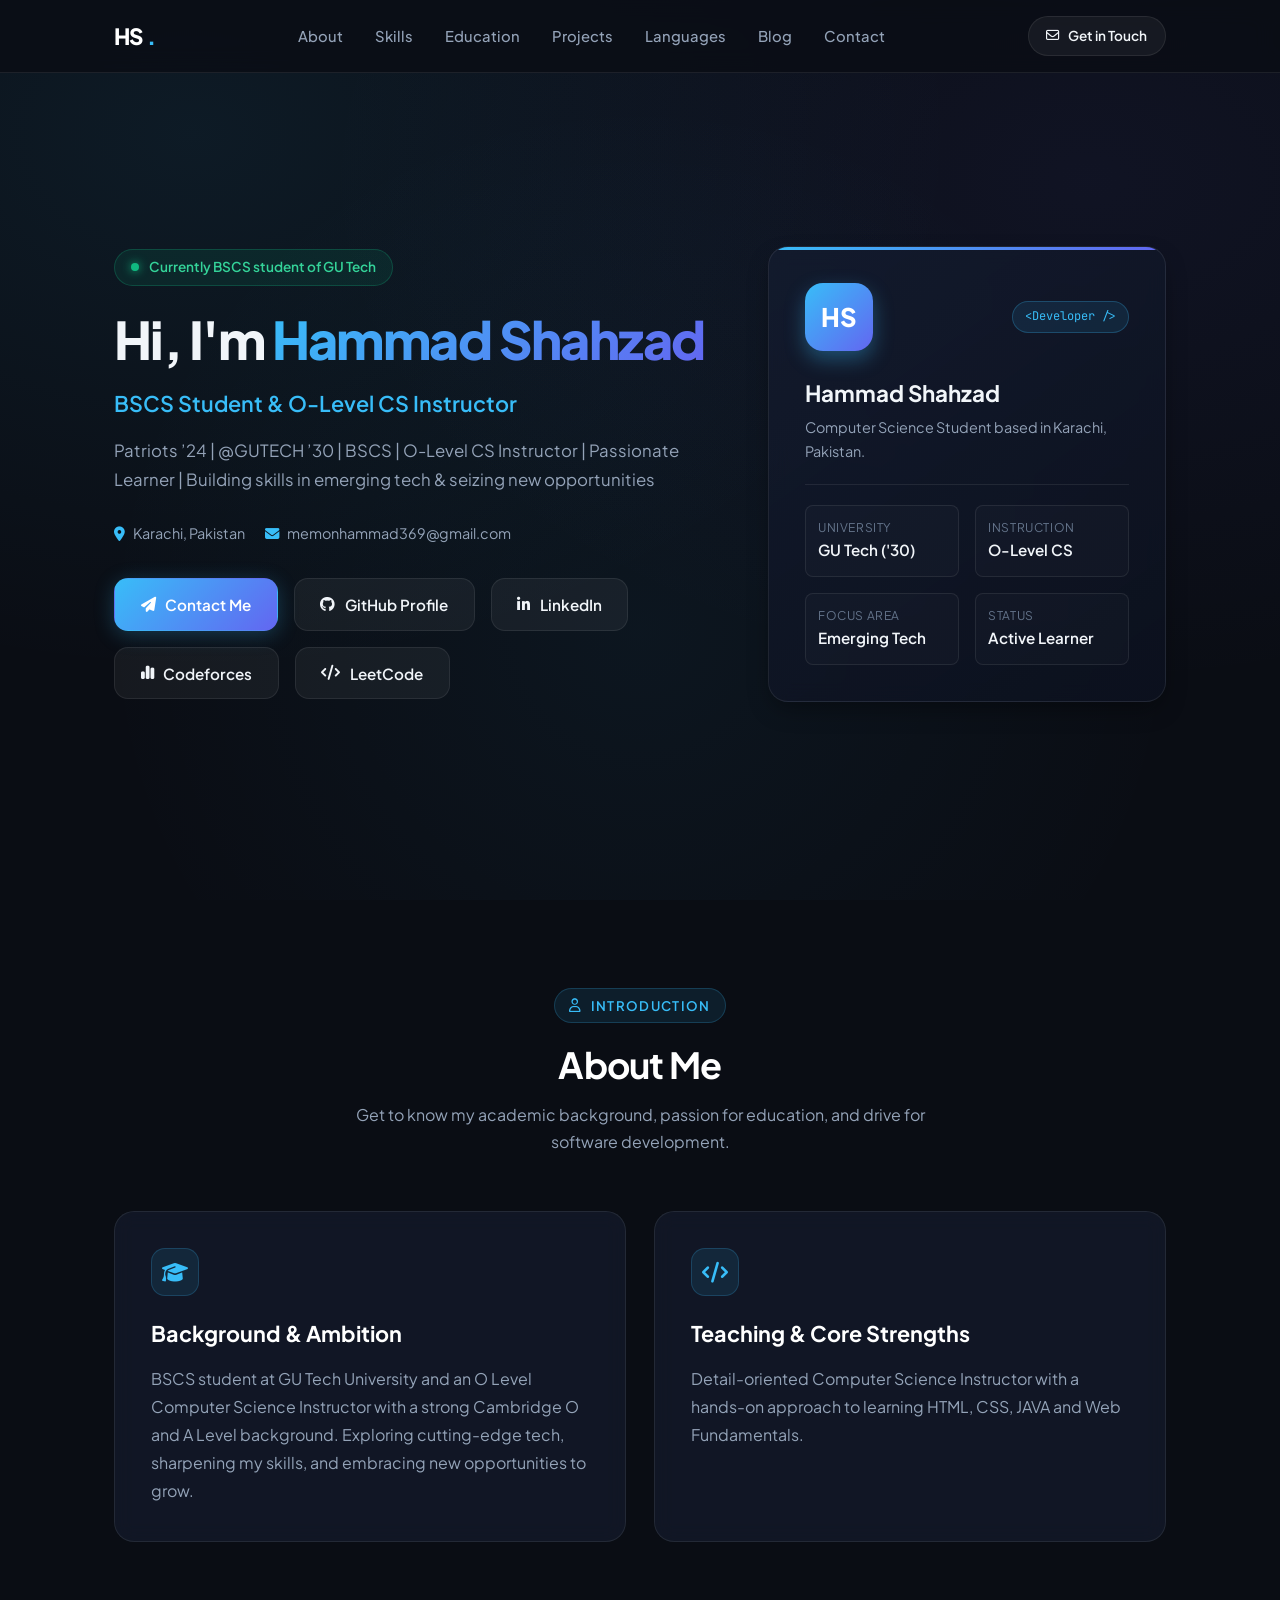
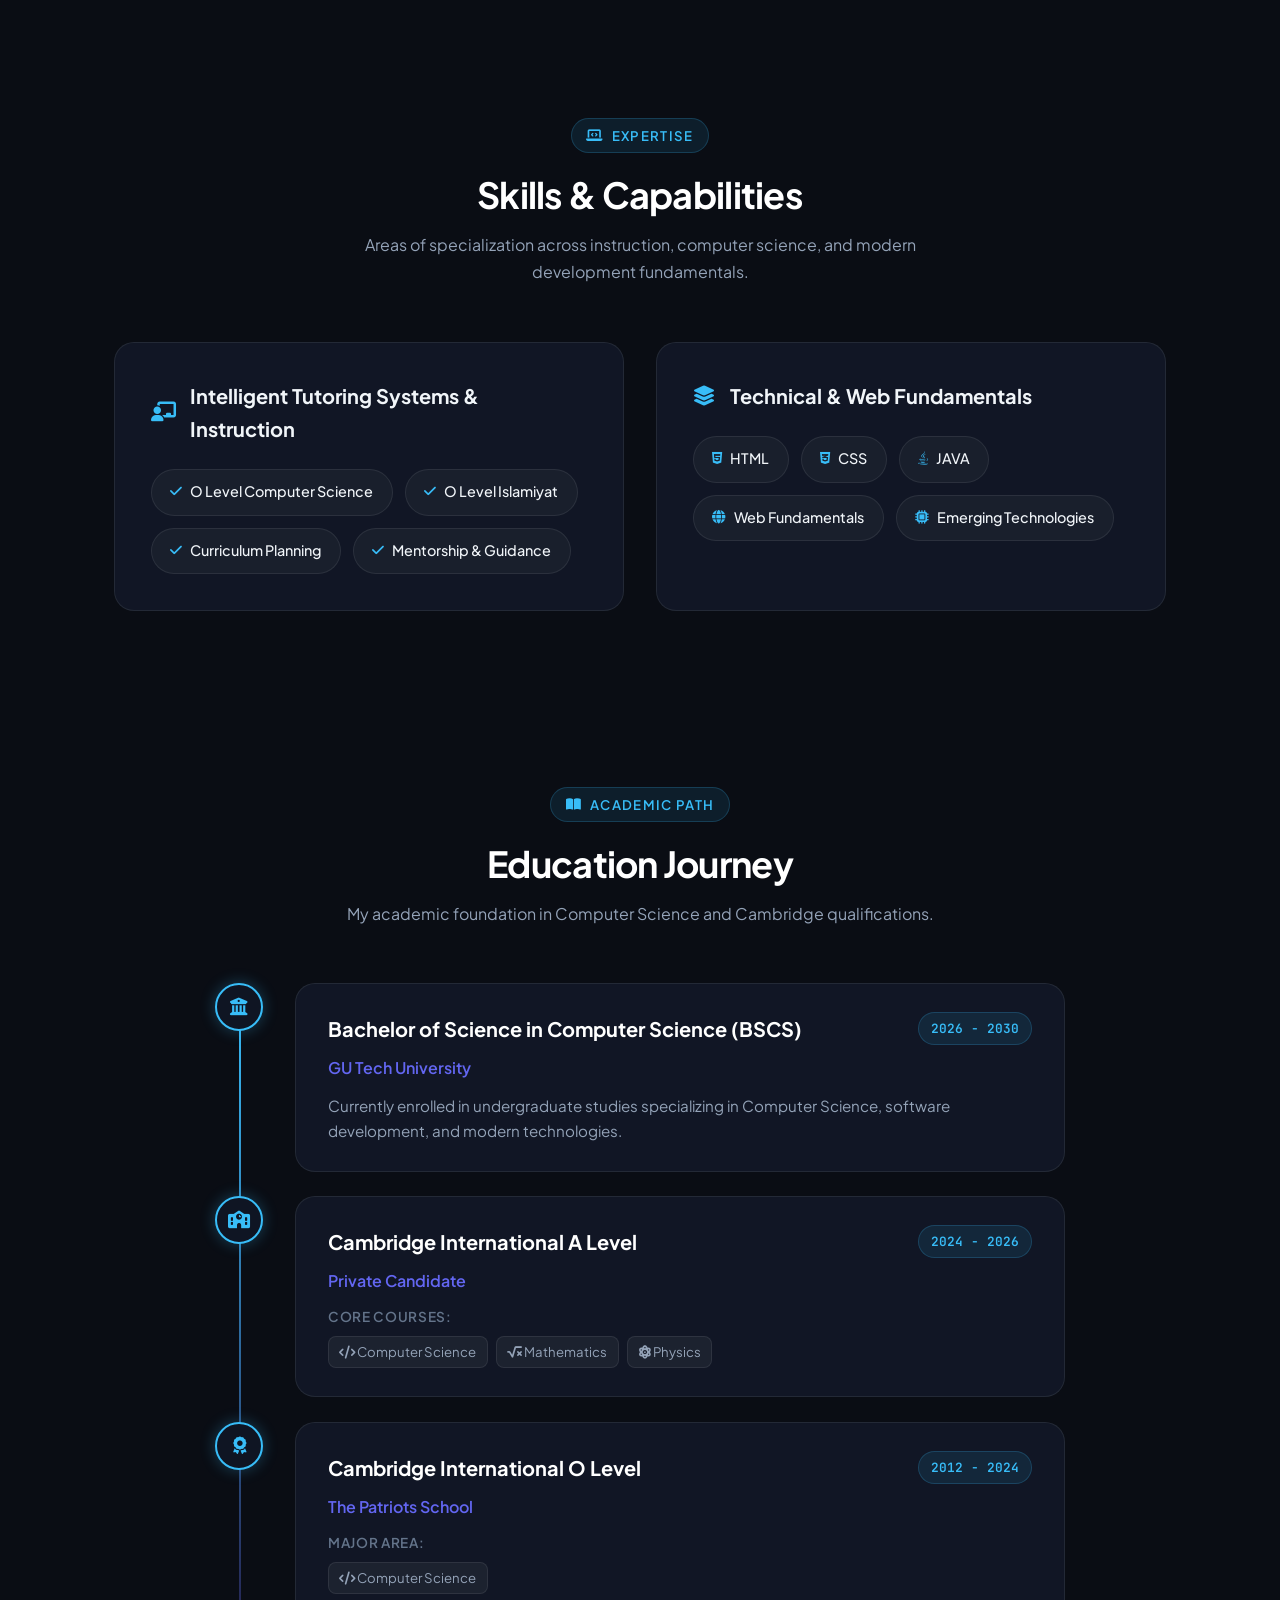
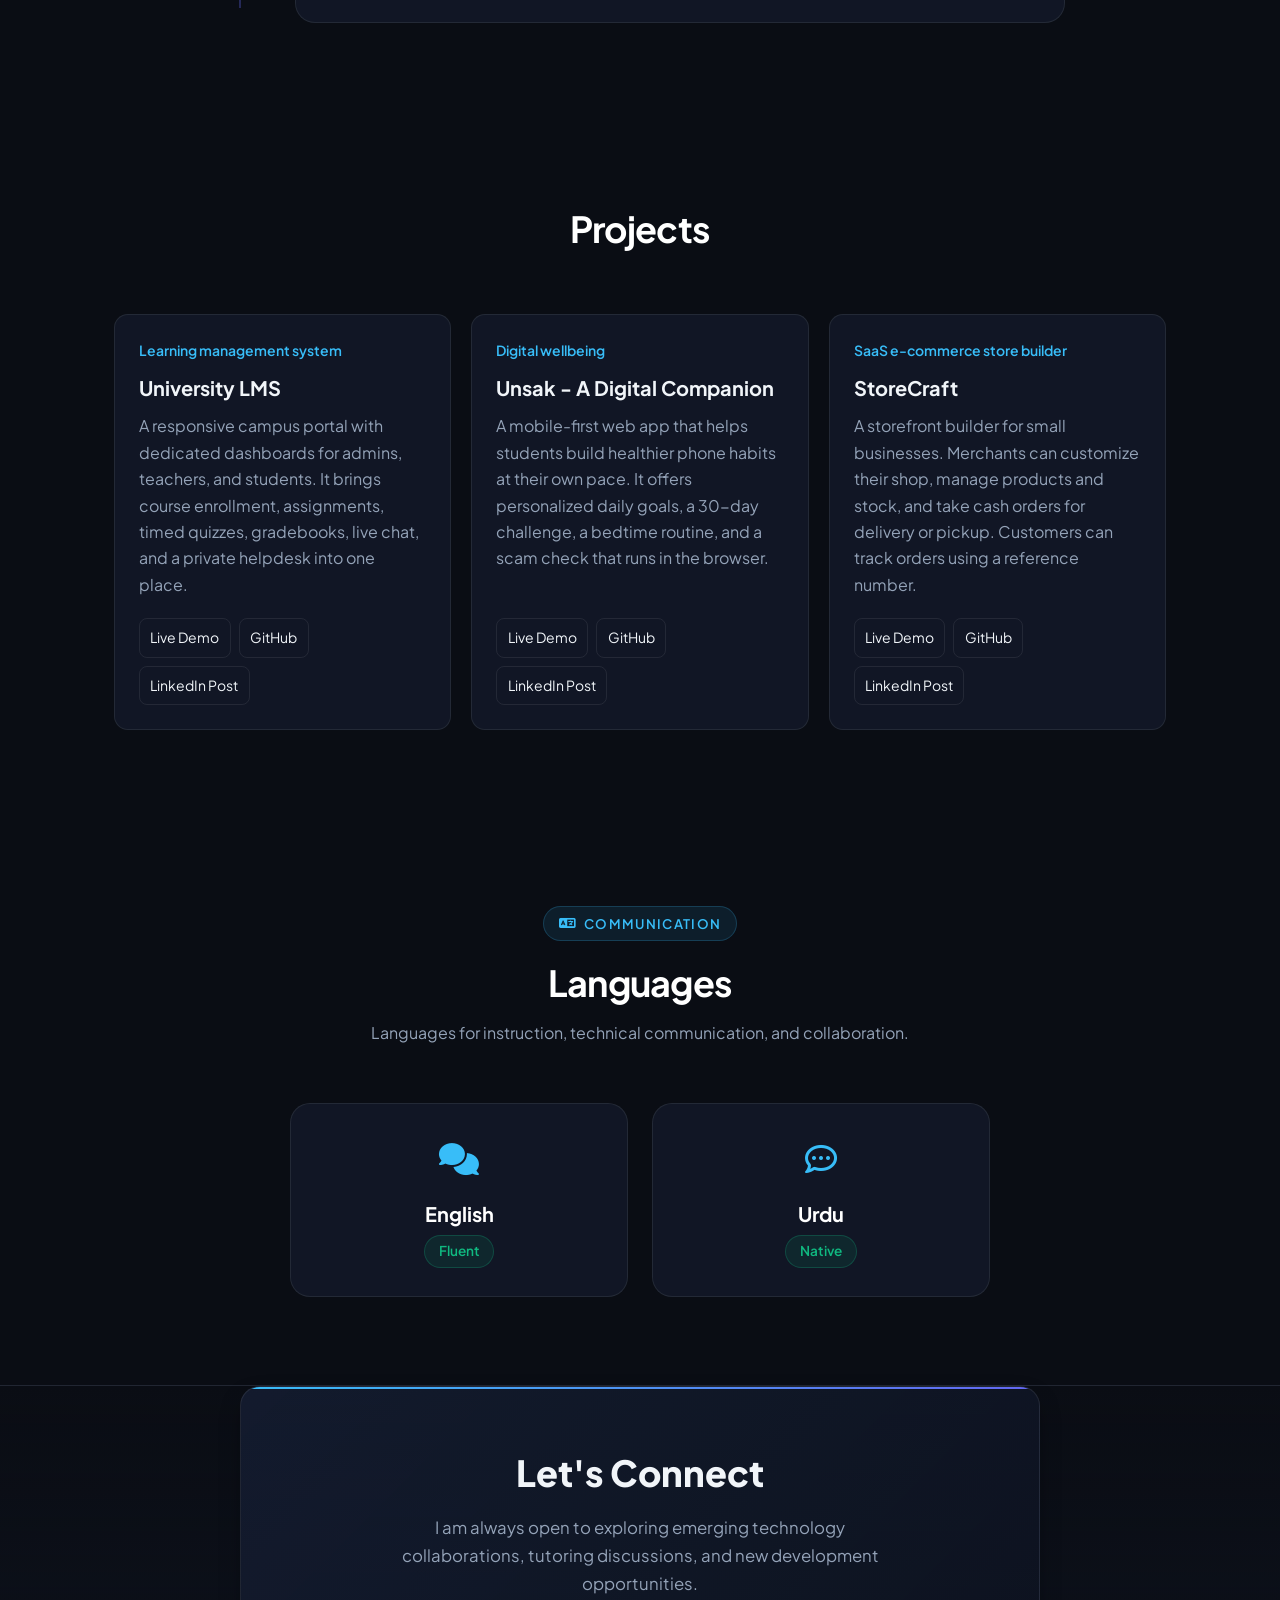
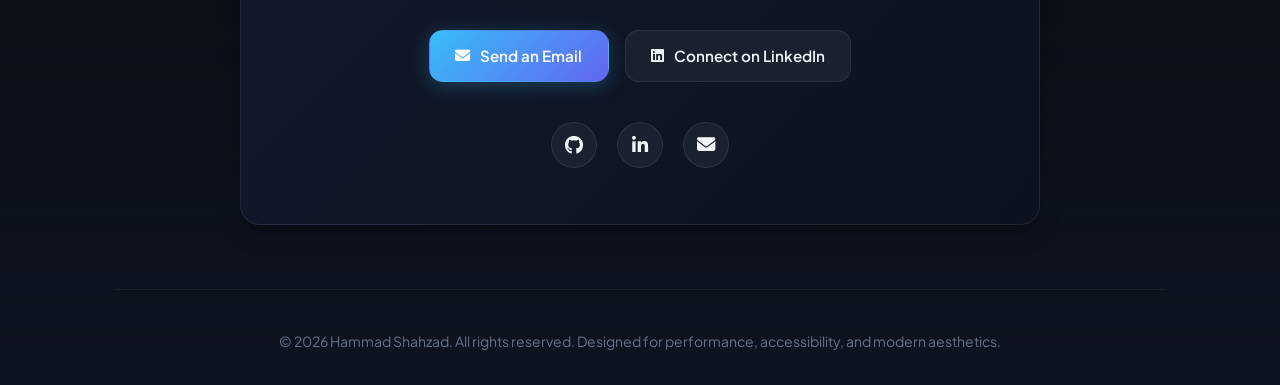
<file: index.html>
<!DOCTYPE html>
<html lang="en">
<head>
  <meta charset="UTF-8">
  <meta name="viewport" content="width=device-width, initial-scale=1.0">
  <meta name="description" content="Hammad Shahzad - BSCS Student at GU Tech, O-Level Computer Science Instructor, and Tech Enthusiast based in Karachi, Pakistan.">
  <title>Hammad Shahzad | BSCS Student & Instructor</title>

  <!-- Google Fonts -->
  <link rel="preconnect" href="https://fonts.googleapis.com">
  <link rel="preconnect" href="https://fonts.gstatic.com" crossorigin>
  <link href="https://fonts.googleapis.com/css2?family=JetBrains+Mono:wght@400;500;600&family=Plus+Jakarta+Sans:wght@400;500;600;700;800&display=swap" rel="stylesheet">

  <!-- Font Awesome Icons -->
  <link rel="stylesheet" href="https://cdnjs.cloudflare.com/ajax/libs/font-awesome/6.5.1/css/all.min.css" integrity="sha512-DTOQO9RWCH3ppGqcWaEA1BIZOC6xxalwEsw9c2QQeAIftl+Vegovlnee1c9QX4TctnWMn13TZye+giMm8e2LwA==" crossorigin="anonymous" referrerpolicy="no-referrer" />

  <!-- Custom Stylesheet -->
  <link rel="stylesheet" href="style.css">
</head>
<body>

  <!-- Navigation Bar -->
  <nav class="navbar" id="navbar">
    <div class="container nav-container">
      <a href="#hero" class="nav-logo">
        HS<span>.</span>
      </a>

      <button class="nav-toggle" id="navToggle" aria-label="Toggle navigation menu">
        <i class="fa-solid fa-bars"></i>
      </button>

      <ul class="nav-links" id="navLinks">
        <li><a href="#about" class="nav-link">About</a></li>
        <li><a href="#skills" class="nav-link">Skills</a></li>
        <li><a href="#education" class="nav-link">Education</a></li>
        <li><a href="#projects" class="nav-link">Projects</a></li>
        <li><a href="#languages" class="nav-link">Languages</a></li>
        <li><a href="/blog.html" class="nav-link">Blog</a></li>
        <li><a href="#contact" class="nav-link">Contact</a></li>
      </ul>

      <a href="mailto:memonhammad369@gmail.com" class="nav-cta">
        <i class="fa-regular fa-envelope"></i> Get in Touch
      </a>
    </div>
  </nav>

  <!-- Hero Section -->
  <header class="hero" id="hero">
    <div class="container hero-grid">
      <div class="hero-content">
        <div class="status-badge">
          <span class="status-dot"></span>
          <span>Currently BSCS student of GU Tech</span>
        </div>

        <h1 class="hero-title">
          Hi, I'm <span class="gradient-text">Hammad Shahzad</span>
        </h1>

        <p class="hero-label">BSCS Student &amp; O-Level CS Instructor</p>

        <p class="hero-headline">
          Patriots ’24 | @GUTECH ’30 | BSCS | O-Level CS Instructor | Passionate Learner | Building skills in emerging tech &amp; seizing new opportunities
        </p>

        <div class="hero-meta">
          <div class="hero-meta-item">
            <i class="fa-solid fa-location-dot"></i>
            <span>Karachi, Pakistan</span>
          </div>
          <div class="hero-meta-item">
            <i class="fa-solid fa-envelope"></i>
            <span>memonhammad369@gmail.com</span>
          </div>
        </div>

        <div class="hero-actions">
          <a href="mailto:memonhammad369@gmail.com" class="btn btn-primary">
            <i class="fa-solid fa-paper-plane"></i> Contact Me
          </a>
          <a href="https://github.com/hammadshahzad369" target="_blank" rel="noopener noreferrer" class="btn btn-secondary">
            <i class="fa-brands fa-github"></i> GitHub Profile
          </a>
          <a href="https://www.linkedin.com/in/hammad-shahzad-86656337b" target="_blank" rel="noopener noreferrer" class="btn btn-secondary">
            <i class="fa-brands fa-linkedin-in"></i> LinkedIn
          </a>
          <a href="https://codeforces.com/profile/HammadShahzad" target="_blank" rel="noopener noreferrer" class="btn btn-secondary">
            <i class="fa-solid fa-chart-simple" aria-hidden="true"></i> Codeforces
          </a>
          <a href="https://leetcode.com/u/UkWH9xfwSo/" target="_blank" rel="noopener noreferrer" class="btn btn-secondary">
            <i class="fa-solid fa-code" aria-hidden="true"></i> LeetCode
          </a>
        </div>
      </div>

      <!-- Hero Visual Card -->
      <div class="hero-card">
        <div class="card-header-badge">
          <div class="avatar-badge">HS</div>
          <span class="tech-tag">&lt;Developer /&gt;</span>
        </div>

        <div class="card-details">
          <h3>Hammad Shahzad</h3>
          <p>Computer Science Student based in Karachi, Pakistan.</p>
        </div>

        <div class="card-divider"></div>

        <div class="quick-stats">
          <div class="quick-stat-item">
            <span class="stat-label">University</span>
            <span class="stat-value">GU Tech ('30)</span>
          </div>
          <div class="quick-stat-item">
            <span class="stat-label">Instruction</span>
            <span class="stat-value">O-Level CS</span>
          </div>
          <div class="quick-stat-item">
            <span class="stat-label">Focus Area</span>
            <span class="stat-value">Emerging Tech</span>
          </div>
          <div class="quick-stat-item">
            <span class="stat-label">Status</span>
            <span class="stat-value">Active Learner</span>
          </div>
        </div>
      </div>
    </div>
  </header>

  <!-- About Section -->
  <section id="about">
    <div class="container">
      <div class="section-header">
        <span class="section-tag">
          <i class="fa-regular fa-user"></i> Introduction
        </span>
        <h2 class="section-title">About Me</h2>
        <p class="section-desc">Get to know my academic background, passion for education, and drive for software development.</p>
      </div>

      <div class="about-grid">
        <div class="glass-card">
          <div class="card-icon">
            <i class="fa-solid fa-graduation-cap"></i>
          </div>
          <h3>Background &amp; Ambition</h3>
          <p>
            BSCS student at GU Tech University and an O Level Computer Science Instructor with a strong Cambridge O and A Level background. Exploring cutting-edge tech, sharpening my skills, and embracing new opportunities to grow.
          </p>
        </div>

        <div class="glass-card">
          <div class="card-icon">
            <i class="fa-solid fa-code"></i>
          </div>
          <h3>Teaching &amp; Core Strengths</h3>
          <p>
            Detail-oriented Computer Science Instructor with a hands-on approach to learning HTML, CSS, JAVA and Web Fundamentals.
          </p>
        </div>
      </div>
    </div>
  </section>

  <!-- Skills Section -->
  <section id="skills">
    <div class="container">
      <div class="section-header">
        <span class="section-tag">
          <i class="fa-solid fa-laptop-code"></i> Expertise
        </span>
        <h2 class="section-title">Skills &amp; Capabilities</h2>
        <p class="section-desc">Areas of specialization across instruction, computer science, and modern development fundamentals.</p>
      </div>

      <div class="skills-container">
        <!-- Intelligent Tutoring Systems -->
        <div class="skill-category-card">
          <div class="skill-category-header">
            <i class="fa-solid fa-chalkboard-user"></i>
            <h3>Intelligent Tutoring Systems &amp; Instruction</h3>
          </div>
          <div class="skills-pill-list">
            <div class="skill-pill">
              <i class="fa-solid fa-check"></i>
              <span>O Level Computer Science</span>
            </div>
            <div class="skill-pill">
              <i class="fa-solid fa-check"></i>
              <span>O Level Islamiyat</span>
            </div>
            <div class="skill-pill">
              <i class="fa-solid fa-check"></i>
              <span>Curriculum Planning</span>
            </div>
            <div class="skill-pill">
              <i class="fa-solid fa-check"></i>
              <span>Mentorship &amp; Guidance</span>
            </div>
          </div>
        </div>

        <!-- Technical & Web Fundamentals -->
        <div class="skill-category-card">
          <div class="skill-category-header">
            <i class="fa-solid fa-layer-group"></i>
            <h3>Technical &amp; Web Fundamentals</h3>
          </div>
          <div class="skills-pill-list">
            <div class="skill-pill">
              <i class="fa-brands fa-html5"></i>
              <span>HTML</span>
            </div>
            <div class="skill-pill">
              <i class="fa-brands fa-css3-alt"></i>
              <span>CSS</span>
            </div>
            <div class="skill-pill">
              <i class="fa-brands fa-java"></i>
              <span>JAVA</span>
            </div>
            <div class="skill-pill">
              <i class="fa-solid fa-globe"></i>
              <span>Web Fundamentals</span>
            </div>
            <div class="skill-pill">
              <i class="fa-solid fa-microchip"></i>
              <span>Emerging Technologies</span>
            </div>
          </div>
        </div>
      </div>
    </div>
  </section>

  <!-- Education Section -->
  <section id="education">
    <div class="container">
      <div class="section-header">
        <span class="section-tag">
          <i class="fa-solid fa-book-open"></i> Academic Path
        </span>
        <h2 class="section-title">Education Journey</h2>
        <p class="section-desc">My academic foundation in Computer Science and Cambridge qualifications.</p>
      </div>

      <div class="education-timeline">
        <!-- GU Tech -->
        <div class="timeline-item">
          <div class="timeline-marker">
            <i class="fa-solid fa-building-columns"></i>
          </div>
          <div class="timeline-content">
            <div class="timeline-header">
              <h3 class="timeline-title">Bachelor of Science in Computer Science (BSCS)</h3>
              <span class="timeline-date">2026 - 2030</span>
            </div>
            <div class="timeline-institution">GU Tech University</div>
            <p style="color: var(--text-muted); font-size: 0.95rem;">
              Currently enrolled in undergraduate studies specializing in Computer Science, software development, and modern technologies.
            </p>
          </div>
        </div>

        <!-- A Level -->
        <div class="timeline-item">
          <div class="timeline-marker">
            <i class="fa-solid fa-school"></i>
          </div>
          <div class="timeline-content">
            <div class="timeline-header">
              <h3 class="timeline-title">Cambridge International A Level</h3>
              <span class="timeline-date">2024 - 2026</span>
            </div>
            <div class="timeline-institution">Private Candidate</div>
            <div class="timeline-details-label">Core Courses:</div>
            <div class="timeline-badges">
              <span class="badge-tag"><i class="fa-solid fa-code"></i> Computer Science</span>
              <span class="badge-tag"><i class="fa-solid fa-square-root-variable"></i> Mathematics</span>
              <span class="badge-tag"><i class="fa-solid fa-atom"></i> Physics</span>
            </div>
          </div>
        </div>

        <!-- O Level -->
        <div class="timeline-item">
          <div class="timeline-marker">
            <i class="fa-solid fa-award"></i>
          </div>
          <div class="timeline-content">
            <div class="timeline-header">
              <h3 class="timeline-title">Cambridge International O Level</h3>
              <span class="timeline-date">2012 - 2024</span>
            </div>
            <div class="timeline-institution">The Patriots School</div>
            <div class="timeline-details-label">Major Area:</div>
            <div class="timeline-badges">
              <span class="badge-tag"><i class="fa-solid fa-code"></i> Computer Science</span>
            </div>
          </div>
        </div>
      </div>
    </div>
  </section>

  <section id="projects" aria-labelledby="projects-title">
    <div class="container">
      <div class="section-header">
        <h2 class="section-title" id="projects-title">Projects</h2>
      </div>
      <div class="project-grid">
        <article class="project-card">
          <p class="project-category">Learning management system</p>
          <h3>University LMS</h3>
          <p class="project-description">A responsive campus portal with dedicated dashboards for admins, teachers, and students. It brings course enrollment, assignments, timed quizzes, gradebooks, live chat, and a private helpdesk into one place.</p>
          <div class="project-links">
            <a href="https://gu-tech-lms.vercel.app/" target="_blank" rel="noopener noreferrer" aria-label="Live Demo for University LMS">Live Demo</a>
            <a href="https://github.com/hammadshahzad369/GU-Tech-LMS" target="_blank" rel="noopener noreferrer" aria-label="GitHub for University LMS">GitHub</a>
            <a href="https://lnkd.in/p/dMUGfbXg" target="_blank" rel="noopener noreferrer" aria-label="LinkedIn Post for University LMS">LinkedIn Post</a>
          </div>
        </article>
        <article class="project-card">
          <p class="project-category">Digital wellbeing</p>
          <h3>Unsak - A Digital Companion</h3>
          <p class="project-description">A mobile-first web app that helps students build healthier phone habits at their own pace. It offers personalized daily goals, a 30-day challenge, a bedtime routine, and a scam check that runs in the browser.</p>
          <div class="project-links">
            <a href="https://unsak.vercel.app/" target="_blank" rel="noopener noreferrer" aria-label="Live Demo for Unsak - A Digital Companion">Live Demo</a>
            <a href="https://github.com/abdurrehman7259/Unsak/" target="_blank" rel="noopener noreferrer" aria-label="GitHub for Unsak - A Digital Companion">GitHub</a>
            <a href="https://lnkd.in/p/d4hCENQc" target="_blank" rel="noopener noreferrer" aria-label="LinkedIn Post for Unsak - A Digital Companion">LinkedIn Post</a>
          </div>
        </article>
        <article class="project-card">
          <p class="project-category">SaaS e-commerce store builder</p>
          <h3>StoreCraft</h3>
          <p class="project-description">A storefront builder for small businesses. Merchants can customize their shop, manage products and stock, and take cash orders for delivery or pickup. Customers can track orders using a reference number.</p>
          <div class="project-links">
            <a href="https://designer-world.vercel.app/" target="_blank" rel="noopener noreferrer" aria-label="Live Demo for StoreCraft">Live Demo</a>
            <a href="https://github.com/hammadshahzad369/Designer_World" target="_blank" rel="noopener noreferrer" aria-label="GitHub for StoreCraft">GitHub</a>
            <a href="https://lnkd.in/p/d3qg4MiG" target="_blank" rel="noopener noreferrer" aria-label="LinkedIn Post for StoreCraft">LinkedIn Post</a>
          </div>
        </article>
      </div>
    </div>
  </section>

  <!-- Languages Section -->
  <section id="languages">
    <div class="container">
      <div class="section-header">
        <span class="section-tag">
          <i class="fa-solid fa-language"></i> Communication
        </span>
        <h2 class="section-title">Languages</h2>
        <p class="section-desc">Languages for instruction, technical communication, and collaboration.</p>
      </div>

      <div class="languages-grid">
        <div class="language-card">
          <div class="language-icon">
            <i class="fa-solid fa-comments"></i>
          </div>
          <div class="language-name">English</div>
          <div class="language-fluency">Fluent</div>
        </div>

        <div class="language-card">
          <div class="language-icon">
            <i class="fa-regular fa-comment-dots"></i>
          </div>
          <div class="language-name">Urdu</div>
          <div class="language-fluency">Native</div>
        </div>
      </div>
    </div>
  </section>

  <!-- Contact & Footer Section -->
  <footer class="contact-section" id="contact">
    <div class="container">
      <div class="contact-card">
        <h2>Let's Connect</h2>
        <p>
          I am always open to exploring emerging technology collaborations, tutoring discussions, and new development opportunities.
        </p>

        <div class="contact-buttons">
          <a href="mailto:memonhammad369@gmail.com" class="btn btn-primary">
            <i class="fa-solid fa-envelope"></i> Send an Email
          </a>
          <a href="https://www.linkedin.com/in/hammad-shahzad-86656337b" target="_blank" rel="noopener noreferrer" class="btn btn-secondary">
            <i class="fa-brands fa-linkedin"></i> Connect on LinkedIn
          </a>
        </div>

        <div class="social-links">
          <a href="https://github.com/hammadshahzad369" target="_blank" rel="noopener noreferrer" class="social-btn" title="GitHub">
            <i class="fa-brands fa-github"></i>
          </a>
          <a href="https://www.linkedin.com/in/hammad-shahzad-86656337b" target="_blank" rel="noopener noreferrer" class="social-btn" title="LinkedIn">
            <i class="fa-brands fa-linkedin-in"></i>
          </a>
          <a href="mailto:memonhammad369@gmail.com" class="social-btn" title="Email Hammad">
            <i class="fa-solid fa-envelope"></i>
          </a>
        </div>
      </div>

      <div class="footer-bottom">
        <p>&copy; 2026 Hammad Shahzad. All rights reserved. Designed for performance, accessibility, and modern aesthetics.</p>
      </div>
    </div>
  </footer>

  <!-- Back to Top Button -->
  <button id="backToTop" class="back-to-top" aria-label="Scroll to top">
    <i class="fa-solid fa-arrow-up"></i>
  </button>

  <!-- External JavaScript File -->
  <script src="script.js"></script>
</body>
</html>
</file>
<file: style.css>
/* ==========================================================================
   Hammad Shahzad - Personal Portfolio Stylesheet
   Modern, Dark-Themed, Responsive Developer Portfolio
   ========================================================================== */

/* --------------------------------------------------
   1. CSS Reset & Variables
   -------------------------------------------------- */
:root {
  --bg-primary: #0a0d14;
  --bg-secondary: #0f1523;
  --bg-card: rgba(20, 28, 45, 0.7);
  --bg-card-hover: rgba(27, 38, 62, 0.85);
  --border-color: rgba(255, 255, 255, 0.08);
  --border-color-hover: rgba(56, 189, 248, 0.4);
  
  --text-main: #f1f5f9;
  --text-muted: #94a3b8;
  --text-dim: #64748b;
  
  --accent-cyan: #38bdf8;
  --accent-blue: #3b82f6;
  --accent-indigo: #6366f1;
  --accent-emerald: #10b981;
  
  --gradient-accent: linear-gradient(135deg, #38bdf8 0%, #6366f1 100%);
  --gradient-glow: radial-gradient(circle at 50% 0%, rgba(56, 189, 248, 0.15), transparent 70%);
  
  --font-sans: 'Plus Jakarta Sans', 'Inter', -apple-system, BlinkMacSystemFont, 'Segoe UI', Roboto, sans-serif;
  --font-mono: 'JetBrains Mono', 'Fira Code', monospace;
  
  --transition-fast: 0.2s ease;
  --transition-normal: 0.3s cubic-bezier(0.16, 1, 0.3, 1);
  --radius-sm: 8px;
  --radius-md: 14px;
  --radius-lg: 20px;
  --radius-full: 9999px;
  
  --shadow-sm: 0 4px 6px -1px rgba(0, 0, 0, 0.3);
  --shadow-md: 0 10px 25px -5px rgba(0, 0, 0, 0.4);
  --shadow-glow: 0 0 25px rgba(56, 189, 248, 0.18);
}

* {
  margin: 0;
  padding: 0;
  box-sizing: border-box;
}

html {
  scroll-behavior: smooth;
  font-size: 16px;
}

body {
  font-family: var(--font-sans);
  background-color: var(--bg-primary);
  color: var(--text-main);
  line-height: 1.65;
  overflow-x: hidden;
  position: relative;
  background-image: 
    radial-gradient(at 15% 15%, rgba(56, 189, 248, 0.08) 0px, transparent 50%),
    radial-gradient(at 85% 20%, rgba(99, 102, 241, 0.07) 0px, transparent 50%),
    radial-gradient(at 50% 70%, rgba(56, 189, 248, 0.05) 0px, transparent 60%);
  background-attachment: fixed;
}

a {
  color: inherit;
  text-decoration: none;
  transition: var(--transition-fast);
}

/* --------------------------------------------------
   2. Layout & Container
   -------------------------------------------------- */
.container {
  width: 100%;
  max-width: 1100px;
  margin: 0 auto;
  padding: 0 1.5rem;
}

section {
  padding: 5.5rem 0;
  position: relative;
}

/* Section Header */
.section-header {
  text-align: center;
  margin-bottom: 3.5rem;
}

.section-tag {
  display: inline-flex;
  align-items: center;
  gap: 0.5rem;
  font-size: 0.825rem;
  font-weight: 600;
  text-transform: uppercase;
  letter-spacing: 0.1em;
  color: var(--accent-cyan);
  background: rgba(56, 189, 248, 0.1);
  border: 1px solid rgba(56, 189, 248, 0.2);
  padding: 0.35rem 0.9rem;
  border-radius: var(--radius-full);
  margin-bottom: 0.75rem;
}

.section-title {
  font-size: 2.25rem;
  font-weight: 700;
  color: #fff;
  letter-spacing: -0.02em;
}

.section-desc {
  color: var(--text-muted);
  max-width: 600px;
  margin: 0.5rem auto 0;
  font-size: 1rem;
}

/* --------------------------------------------------
   3. Navigation Bar
   -------------------------------------------------- */
.navbar {
  position: fixed;
  top: 0;
  left: 0;
  width: 100%;
  z-index: 1000;
  background: rgba(10, 13, 20, 0.8);
  backdrop-filter: blur(12px);
  -webkit-backdrop-filter: blur(12px);
  border-bottom: 1px solid var(--border-color);
  transition: var(--transition-fast);
}

.nav-container {
  display: flex;
  justify-content: space-between;
  align-items: center;
  height: 4.5rem;
}

.nav-logo {
  font-size: 1.4rem;
  font-weight: 800;
  letter-spacing: -0.03em;
  color: #fff;
  display: flex;
  align-items: center;
  gap: 0.25rem;
}

.nav-logo span {
  color: var(--accent-cyan);
}

.nav-links {
  display: flex;
  align-items: center;
  list-style: none;
  gap: 2rem;
}

.nav-link {
  font-size: 0.925rem;
  font-weight: 500;
  color: var(--text-muted);
}

.nav-link:hover {
  color: var(--accent-cyan);
}

.nav-cta {
  display: inline-flex;
  align-items: center;
  gap: 0.5rem;
  font-size: 0.85rem;
  font-weight: 600;
  padding: 0.5rem 1.1rem;
  border-radius: var(--radius-full);
  background: rgba(255, 255, 255, 0.05);
  border: 1px solid var(--border-color);
  color: var(--text-main);
}

.nav-cta:hover {
  border-color: var(--accent-cyan);
  background: rgba(56, 189, 248, 0.1);
  color: var(--accent-cyan);
}

.nav-toggle {
  display: none;
  background: none;
  border: none;
  color: var(--text-main);
  font-size: 1.4rem;
  cursor: pointer;
}

/* --------------------------------------------------
   4. Hero Section
   -------------------------------------------------- */
.hero {
  min-height: 100vh;
  display: flex;
  align-items: center;
  padding-top: 7rem;
  padding-bottom: 4rem;
}

.hero-grid {
  display: grid;
  grid-template-columns: 1.2fr 0.8fr;
  align-items: center;
  gap: 3.5rem;
}

.status-badge {
  display: inline-flex;
  align-items: center;
  gap: 0.6rem;
  background: rgba(16, 185, 129, 0.1);
  border: 1px solid rgba(16, 185, 129, 0.25);
  color: #34d399;
  font-size: 0.85rem;
  font-weight: 600;
  padding: 0.4rem 1rem;
  border-radius: var(--radius-full);
  margin-bottom: 1.5rem;
}

.status-dot {
  width: 8px;
  height: 8px;
  background-color: var(--accent-emerald);
  border-radius: 50%;
  box-shadow: 0 0 10px var(--accent-emerald);
  animation: pulse 2s infinite;
}

@keyframes pulse {
  0% { transform: scale(0.95); opacity: 0.8; }
  50% { transform: scale(1.3); opacity: 1; }
  100% { transform: scale(0.95); opacity: 0.8; }
}

.hero-title {
  font-size: 3.25rem;
  font-weight: 800;
  line-height: 1.15;
  letter-spacing: -0.03em;
  margin-bottom: 1rem;
}

.gradient-text {
  background: var(--gradient-accent);
  -webkit-background-clip: text;
  -webkit-text-fill-color: transparent;
}

.hero-label {
  font-size: 1.35rem;
  font-weight: 600;
  color: var(--accent-cyan);
  margin-bottom: 1rem;
}

.hero-headline {
  font-size: 1.05rem;
  color: var(--text-muted);
  line-height: 1.7;
  margin-bottom: 1.75rem;
}

.hero-meta {
  display: flex;
  flex-wrap: wrap;
  gap: 1.25rem;
  margin-bottom: 2rem;
  font-size: 0.9rem;
  color: var(--text-muted);
}

.hero-meta-item {
  display: inline-flex;
  align-items: center;
  gap: 0.5rem;
}

.hero-meta-item i {
  color: var(--accent-cyan);
}

.hero-actions {
  display: flex;
  flex-wrap: wrap;
  align-items: center;
  gap: 1rem;
}

/* Buttons */
.btn {
  display: inline-flex;
  align-items: center;
  justify-content: center;
  gap: 0.6rem;
  padding: 0.8rem 1.6rem;
  font-size: 0.95rem;
  font-weight: 600;
  border-radius: var(--radius-md);
  cursor: pointer;
  transition: var(--transition-normal);
  border: 1px solid transparent;
}

.btn-primary {
  background: var(--gradient-accent);
  color: #fff;
  box-shadow: 0 4px 20px rgba(56, 189, 248, 0.25);
}

.btn-primary:hover {
  transform: translateY(-2px);
  box-shadow: 0 8px 25px rgba(56, 189, 248, 0.4);
}

.btn-secondary {
  background: rgba(255, 255, 255, 0.05);
  border-color: var(--border-color);
  color: var(--text-main);
}

.btn-secondary:hover {
  background: rgba(255, 255, 255, 0.1);
  border-color: var(--accent-cyan);
  transform: translateY(-2px);
  color: var(--accent-cyan);
}

/* Hero Visual Card */
.hero-card {
  position: relative;
  background: linear-gradient(145deg, rgba(20, 28, 48, 0.8), rgba(12, 17, 30, 0.95));
  border: 1px solid var(--border-color);
  border-radius: var(--radius-lg);
  padding: 2.25rem;
  box-shadow: var(--shadow-md);
  backdrop-filter: blur(10px);
  overflow: hidden;
  transition: var(--transition-normal);
}

.hero-card:hover {
  border-color: var(--border-color-hover);
  box-shadow: var(--shadow-glow);
  transform: translateY(-4px);
}

.hero-card::before {
  content: '';
  position: absolute;
  top: 0;
  left: 0;
  right: 0;
  height: 3px;
  background: var(--gradient-accent);
}

.card-header-badge {
  display: flex;
  justify-content: space-between;
  align-items: center;
  margin-bottom: 1.5rem;
}

.avatar-badge {
  width: 68px;
  height: 68px;
  border-radius: 18px;
  background: var(--gradient-accent);
  display: flex;
  align-items: center;
  justify-content: center;
  font-size: 1.6rem;
  font-weight: 800;
  color: #fff;
  box-shadow: 0 8px 20px rgba(56, 189, 248, 0.35);
}

.tech-tag {
  font-family: var(--font-mono);
  font-size: 0.75rem;
  color: var(--accent-cyan);
  background: rgba(56, 189, 248, 0.1);
  padding: 0.3rem 0.75rem;
  border-radius: var(--radius-full);
  border: 1px solid rgba(56, 189, 248, 0.25);
}

.card-details h3 {
  font-size: 1.4rem;
  margin-bottom: 0.25rem;
}

.card-details p {
  font-size: 0.9rem;
  color: var(--text-muted);
  margin-bottom: 1.25rem;
}

.card-divider {
  height: 1px;
  background: var(--border-color);
  margin: 1.25rem 0;
}

.quick-stats {
  display: grid;
  grid-template-columns: repeat(2, 1fr);
  gap: 1rem;
}

.quick-stat-item {
  background: rgba(255, 255, 255, 0.02);
  border: 1px solid var(--border-color);
  border-radius: var(--radius-sm);
  padding: 0.75rem;
}

.stat-label {
  font-size: 0.75rem;
  color: var(--text-dim);
  text-transform: uppercase;
  letter-spacing: 0.05em;
  display: block;
}

.stat-value {
  font-size: 0.95rem;
  font-weight: 600;
  color: var(--text-main);
}

/* --------------------------------------------------
   5. About Section
   -------------------------------------------------- */
.about-grid {
  display: grid;
  grid-template-columns: repeat(auto-fit, minmax(320px, 1fr));
  gap: 1.75rem;
}

.glass-card {
  background: var(--bg-card);
  border: 1px solid var(--border-color);
  border-radius: var(--radius-lg);
  padding: 2.25rem;
  backdrop-filter: blur(10px);
  transition: var(--transition-normal);
  position: relative;
  overflow: hidden;
}

.glass-card:hover {
  background: var(--bg-card-hover);
  border-color: var(--border-color-hover);
  transform: translateY(-4px);
  box-shadow: var(--shadow-md);
}

.card-icon {
  width: 48px;
  height: 48px;
  border-radius: var(--radius-md);
  background: rgba(56, 189, 248, 0.1);
  color: var(--accent-cyan);
  display: flex;
  align-items: center;
  justify-content: center;
  font-size: 1.3rem;
  margin-bottom: 1.25rem;
  border: 1px solid rgba(56, 189, 248, 0.2);
}

.glass-card h3 {
  font-size: 1.35rem;
  font-weight: 700;
  margin-bottom: 0.85rem;
  color: #fff;
}

.glass-card p {
  color: var(--text-muted);
  font-size: 1rem;
  line-height: 1.75;
}

/* --------------------------------------------------
   6. Skills Section
   -------------------------------------------------- */
.skills-container {
  display: grid;
  grid-template-columns: repeat(auto-fit, minmax(320px, 1fr));
  gap: 2rem;
}

.skill-category-card {
  background: var(--bg-card);
  border: 1px solid var(--border-color);
  border-radius: var(--radius-lg);
  padding: 2.25rem;
  transition: var(--transition-normal);
}

.skill-category-card:hover {
  border-color: var(--border-color-hover);
  transform: translateY(-4px);
  box-shadow: var(--shadow-md);
}

.skill-category-header {
  display: flex;
  align-items: center;
  gap: 0.85rem;
  margin-bottom: 1.5rem;
}

.skill-category-header i {
  font-size: 1.25rem;
  color: var(--accent-cyan);
}

.skill-category-header h3 {
  font-size: 1.25rem;
  font-weight: 700;
}

.skills-pill-list {
  display: flex;
  flex-wrap: wrap;
  gap: 0.75rem;
}

.skill-pill {
  display: inline-flex;
  align-items: center;
  gap: 0.5rem;
  padding: 0.65rem 1.15rem;
  background: rgba(255, 255, 255, 0.04);
  border: 1px solid var(--border-color);
  border-radius: var(--radius-full);
  font-size: 0.9rem;
  font-weight: 500;
  color: var(--text-main);
  transition: var(--transition-fast);
}

.skill-pill:hover {
  background: rgba(56, 189, 248, 0.12);
  border-color: var(--accent-cyan);
  color: #fff;
  transform: scale(1.03);
}

.skill-pill i {
  color: var(--accent-cyan);
  font-size: 0.85rem;
}

/* --------------------------------------------------
   7. Education Section (Timeline / Cards)
   -------------------------------------------------- */
.education-timeline {
  display: flex;
  flex-direction: column;
  gap: 1.5rem;
  max-width: 850px;
  margin: 0 auto;
  position: relative;
}

.education-timeline::before {
  content: '';
  position: absolute;
  top: 15px;
  bottom: 15px;
  left: 24px;
  width: 2px;
  background: linear-gradient(180deg, var(--accent-cyan) 0%, rgba(99, 102, 241, 0.3) 100%);
}

.timeline-item {
  display: flex;
  gap: 2rem;
  position: relative;
}

.timeline-marker {
  width: 48px;
  height: 48px;
  flex-shrink: 0;
  border-radius: 50%;
  background: var(--bg-secondary);
  border: 2px solid var(--accent-cyan);
  display: flex;
  align-items: center;
  justify-content: center;
  color: var(--accent-cyan);
  font-size: 1.1rem;
  z-index: 2;
  box-shadow: 0 0 15px rgba(56, 189, 248, 0.3);
}

.timeline-content {
  flex-grow: 1;
  background: var(--bg-card);
  border: 1px solid var(--border-color);
  border-radius: var(--radius-lg);
  padding: 1.75rem 2rem;
  transition: var(--transition-normal);
}

.timeline-content:hover {
  border-color: var(--border-color-hover);
  transform: translateX(4px);
  background: var(--bg-card-hover);
}

.timeline-header {
  display: flex;
  justify-content: space-between;
  align-items: flex-start;
  flex-wrap: wrap;
  gap: 0.5rem;
  margin-bottom: 0.6rem;
}

.timeline-title {
  font-size: 1.25rem;
  font-weight: 700;
  color: #fff;
}

.timeline-date {
  font-family: var(--font-mono);
  font-size: 0.8rem;
  font-weight: 600;
  color: var(--accent-cyan);
  background: rgba(56, 189, 248, 0.1);
  padding: 0.3rem 0.75rem;
  border-radius: var(--radius-full);
  border: 1px solid rgba(56, 189, 248, 0.2);
}

.timeline-institution {
  font-size: 1rem;
  font-weight: 600;
  color: var(--accent-indigo);
  margin-bottom: 0.75rem;
}

.timeline-details-label {
  font-size: 0.85rem;
  font-weight: 600;
  color: var(--text-dim);
  text-transform: uppercase;
  letter-spacing: 0.05em;
  margin-bottom: 0.4rem;
}

.timeline-badges {
  display: flex;
  flex-wrap: wrap;
  gap: 0.5rem;
  margin-top: 0.5rem;
}

.badge-tag {
  font-size: 0.825rem;
  background: rgba(255, 255, 255, 0.05);
  border: 1px solid var(--border-color);
  color: var(--text-muted);
  padding: 0.25rem 0.65rem;
  border-radius: var(--radius-sm);
}

/* --------------------------------------------------
   8. Languages Section
   -------------------------------------------------- */
.languages-grid {
  display: grid;
  grid-template-columns: repeat(auto-fit, minmax(260px, 1fr));
  gap: 1.5rem;
  max-width: 700px;
  margin: 0 auto;
}

.language-card {
  background: var(--bg-card);
  border: 1px solid var(--border-color);
  border-radius: var(--radius-lg);
  padding: 1.75rem;
  text-align: center;
  transition: var(--transition-normal);
}

.language-card:hover {
  border-color: var(--border-color-hover);
  transform: translateY(-4px);
  box-shadow: var(--shadow-md);
}

.language-icon {
  font-size: 2rem;
  color: var(--accent-cyan);
  margin-bottom: 0.75rem;
}

.language-name {
  font-size: 1.25rem;
  font-weight: 700;
  color: #fff;
  margin-bottom: 0.35rem;
}

.language-fluency {
  display: inline-block;
  font-size: 0.85rem;
  font-weight: 600;
  color: var(--accent-emerald);
  background: rgba(16, 185, 129, 0.1);
  border: 1px solid rgba(16, 185, 129, 0.25);
  padding: 0.25rem 0.85rem;
  border-radius: var(--radius-full);
}

/* --------------------------------------------------
   9. Contact & Socials Footer
   -------------------------------------------------- */
.contact-section {
  background: linear-gradient(180deg, transparent 0%, rgba(15, 21, 35, 0.8) 100%);
  border-top: 1px solid var(--border-color);
}

.contact-card {
  background: linear-gradient(135deg, rgba(20, 28, 48, 0.9), rgba(13, 18, 30, 0.95));
  border: 1px solid var(--border-color);
  border-radius: var(--radius-lg);
  padding: 3.5rem 2rem;
  text-align: center;
  max-width: 800px;
  margin: 0 auto;
  box-shadow: var(--shadow-md);
  position: relative;
  overflow: hidden;
}

.contact-card::before {
  content: '';
  position: absolute;
  top: 0;
  left: 0;
  right: 0;
  height: 2px;
  background: var(--gradient-accent);
}

.contact-card h2 {
  font-size: 2.25rem;
  font-weight: 800;
  margin-bottom: 0.75rem;
}

.contact-card p {
  color: var(--text-muted);
  max-width: 500px;
  margin: 0 auto 2rem;
  font-size: 1.05rem;
}

.contact-buttons {
  display: flex;
  justify-content: center;
  flex-wrap: wrap;
  gap: 1rem;
  margin-bottom: 2.5rem;
}

.social-links {
  display: flex;
  justify-content: center;
  align-items: center;
  gap: 1.25rem;
}

.social-btn {
  width: 46px;
  height: 46px;
  border-radius: 50%;
  background: rgba(255, 255, 255, 0.05);
  border: 1px solid var(--border-color);
  display: flex;
  align-items: center;
  justify-content: center;
  color: var(--text-main);
  font-size: 1.15rem;
  transition: var(--transition-fast);
}

.social-btn:hover {
  background: var(--accent-cyan);
  border-color: var(--accent-cyan);
  color: #0a0d14;
  transform: translateY(-3px);
  box-shadow: 0 6px 15px rgba(56, 189, 248, 0.35);
}

.footer-bottom {
  text-align: center;
  padding: 2.5rem 0 2rem;
  color: var(--text-dim);
  font-size: 0.875rem;
  border-top: 1px solid rgba(255, 255, 255, 0.05);
  margin-top: 4rem;
}

/* --------------------------------------------------
   10. Responsive Design (Mobile & Tablet)
   -------------------------------------------------- */
@media (max-width: 900px) {
  .hero-grid {
    grid-template-columns: 1fr;
    gap: 3rem;
  }
  
  .hero-card {
    max-width: 480px;
    margin: 0 auto;
  }
}

@media (max-width: 768px) {
  section {
    padding: 4rem 0;
  }

  .nav-links {
    position: fixed;
    top: 4.5rem;
    left: 0;
    width: 100%;
    background: rgba(10, 13, 20, 0.97);
    backdrop-filter: blur(16px);
    flex-direction: column;
    padding: 2rem 1.5rem;
    border-bottom: 1px solid var(--border-color);
    gap: 1.5rem;
    transform: translateY(-150%);
    transition: transform 0.3s ease;
  }

  .nav-links.active {
    transform: translateY(0);
  }

  .nav-toggle {
    display: block;
  }

  .nav-cta {
    display: none;
  }

  .hero-title {
    font-size: 2.4rem;
  }

  .section-title {
    font-size: 1.85rem;
  }

  .education-timeline::before {
    left: 19px;
  }

  .timeline-marker {
    width: 40px;
    height: 40px;
    font-size: 0.95rem;
  }

  .timeline-item {
    gap: 1.25rem;
  }

  .timeline-content {
    padding: 1.25rem;
  }
}

@media (max-width: 480px) {
  .hero-title {
    font-size: 2rem;
  }
  
  .hero-actions {
    flex-direction: column;
    width: 100%;
  }

  .hero-actions .btn {
    width: 100%;
  }
}

/* --------------------------------------------------
   11. Interactive JavaScript Enhancements
   -------------------------------------------------- */

/* Navbar Scrolled State */
.navbar.scrolled {
  background: rgba(10, 13, 20, 0.95);
  box-shadow: 0 10px 30px rgba(0, 0, 0, 0.6);
  border-bottom-color: rgba(56, 189, 248, 0.25);
}

/* Active Nav Link (ScrollSpy) */
.nav-link.active-link {
  color: var(--accent-cyan);
  font-weight: 600;
  position: relative;
}

.nav-link.active-link::after {
  content: '';
  position: absolute;
  bottom: -6px;
  left: 0;
  width: 100%;
  height: 2px;
  background: var(--accent-cyan);
  border-radius: var(--radius-full);
  box-shadow: 0 0 8px var(--accent-cyan);
}

/* Scroll Reveal Animation */
.reveal {
  opacity: 0;
  transform: translateY(28px);
  transition: opacity 0.65s cubic-bezier(0.16, 1, 0.3, 1), transform 0.65s cubic-bezier(0.16, 1, 0.3, 1);
  will-change: opacity, transform;
}

.reveal.active {
  opacity: 1;
  transform: translateY(0);
}

@media (prefers-reduced-motion: reduce) {
  .reveal {
    opacity: 1 !important;
    transform: none !important;
    transition: none !important;
  }
}

/* Back to Top Floating Button */
.back-to-top {
  position: fixed;
  bottom: 2rem;
  right: 2rem;
  width: 46px;
  height: 46px;
  background: rgba(15, 21, 35, 0.85);
  border: 1px solid var(--border-color);
  color: var(--accent-cyan);
  border-radius: 50%;
  display: flex;
  align-items: center;
  justify-content: center;
  font-size: 1.1rem;
  cursor: pointer;
  z-index: 999;
  backdrop-filter: blur(12px);
  -webkit-backdrop-filter: blur(12px);
  opacity: 0;
  visibility: hidden;
  transform: translateY(16px);
  transition: all 0.3s cubic-bezier(0.16, 1, 0.3, 1);
  box-shadow: var(--shadow-md);
}

.back-to-top.show {
  opacity: 1;
  visibility: visible;
  transform: translateY(0);
}

.back-to-top:hover {
  background: var(--accent-cyan);
  color: #0a0d14;
  border-color: var(--accent-cyan);
  transform: translateY(-3px);
  box-shadow: 0 6px 20px rgba(56, 189, 248, 0.4);
}

/* Interactive Card Spotlight Effect */
.glass-card,
.skill-category-card,
.hero-card,
.language-card,
.timeline-content {
  position: relative;
}

.glass-card::after,
.skill-category-card::after,
.hero-card::after,
.language-card::after,
.timeline-content::after {
  content: '';
  position: absolute;
  top: 0;
  left: 0;
  right: 0;
  bottom: 0;
  border-radius: inherit;
  background: radial-gradient(400px circle at var(--mouse-x, 50%) var(--mouse-y, 50%), rgba(56, 189, 248, 0.08), transparent 40%);
  opacity: 0;
  pointer-events: none;
  transition: opacity 0.3s ease;
}

.glass-card:hover::after,
.skill-category-card:hover::after,
.hero-card:hover::after,
.language-card:hover::after,
.timeline-content:hover::after {
  opacity: 1;
}


/* Projects */
.project-grid {
  display: grid;
  grid-template-columns: repeat(auto-fit, minmax(min(100%, 19rem), 1fr));
  gap: 1.25rem;
}

.project-card {
  display: flex;
  flex-direction: column;
  gap: 0.75rem;
  padding: 1.5rem;
  border: 1px solid var(--border-color);
  border-radius: var(--radius-md);
  background: var(--bg-card);
}

.project-category {
  color: var(--accent-cyan);
  font-size: 0.875rem;
  font-weight: 600;
}

.project-card h3 {
  font-size: 1.25rem;
  line-height: 1.35;
}

.project-description {
  color: var(--text-muted);
}

.project-links {
  display: flex;
  flex-wrap: wrap;
  gap: 0.5rem;
  margin-top: auto;
  padding-top: 0.5rem;
}

.project-links a {
  padding: 0.45rem 0.65rem;
  border: 1px solid var(--border-color);
  border-radius: var(--radius-sm);
  color: var(--text-main);
  font-size: 0.875rem;
}

.project-links a:hover,
.project-links a:focus-visible {
  border-color: var(--accent-cyan);
  color: var(--accent-cyan);
}
</file>
